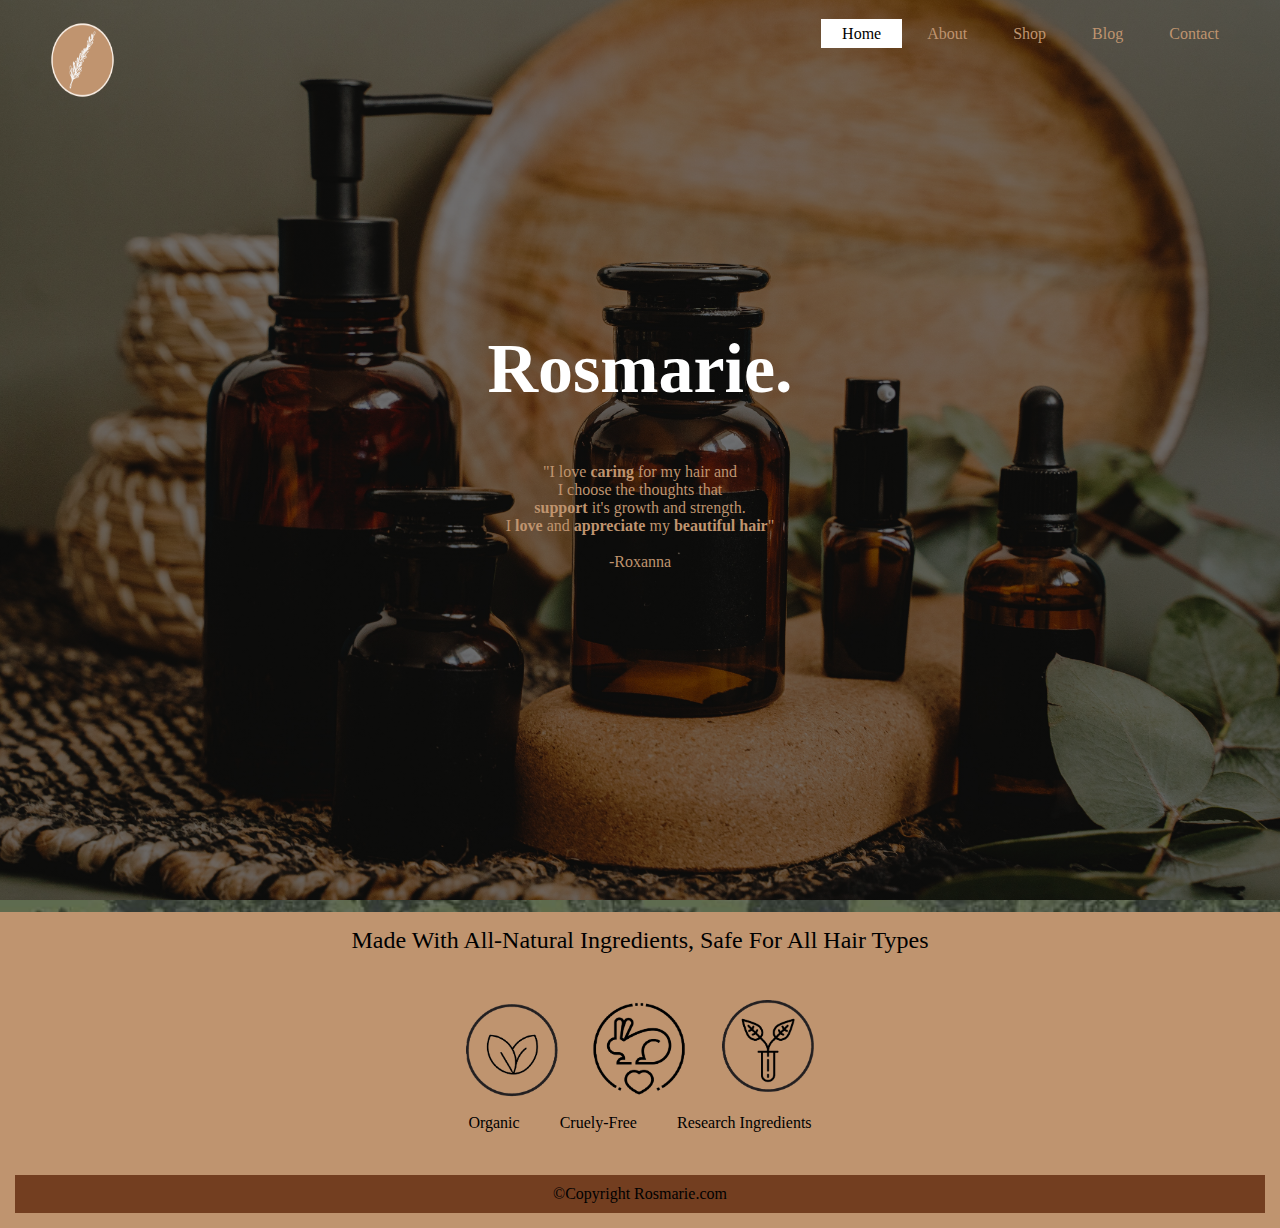
<file: index.html>
<!doctype html>
<html>
<head>
	<title>Rosmarie Hair Oil</title>
<meta charset="utf-8">
	
<link href="main.css" rel="stylesheet" type="text/css">
	
	<body>
		<div class="container">
		<header>
			<div class="main">
				<div class="logo">
				<img src="images/logo.png" alt="logo">
				</div>
			<ul>
				<li class="active"><a href="index.html">Home</a></li>
				<li><a href="about.html">About</a></li>
				<li><a href="shop.html">Shop</a></li>
				<li><a href="blog.html">Blog</a></li>
				<li><a href="contact.html">Contact</a></li>
				</ul>
	    </div>
			
	
			
			</header>
		<div class="title">
			<h1>Rosmarie.</h1><br><br><br>
			<p style="color:#bf946f;text-align:center">"I love <b>caring</b> for my hair and<br>I choose the thoughts that<br><b>support</b> it's growth and strength.<br>I <b>love</b> and <b>appreciate</b> my <b>beautiful hair</b>"<br><br>-Roxanna</p>
			</div></div>
			</body>
		
		
		<!--spacing before icons container-->
	<div style="background-color:#bf946f;text-align: center; padding:15px;margin-top:12px;"</div>

	
	<div class="padding" id="space">
	<h2 class="center"; text-align="center">Made With All-Natural Ingredients, Safe For All Hair Types</h2>
	</div>
			<br><br>
		<section>
		<div class="container">
			<img src="images/Icons.png" alt="theme-icons">
			<p>Organic&emsp;&emsp;&ensp;Cruely-Free&emsp;&emsp;&ensp;Research Ingredients</p>
			</div></section>
	
	<br><br>
	<footer>
	<div style="background-color:#733E20; text-align:center;padding:10px;margin-top:7px;">&copy;Copyright Rosmarie.com</div>
	</footer>
			
	</head>
</html>
</file>
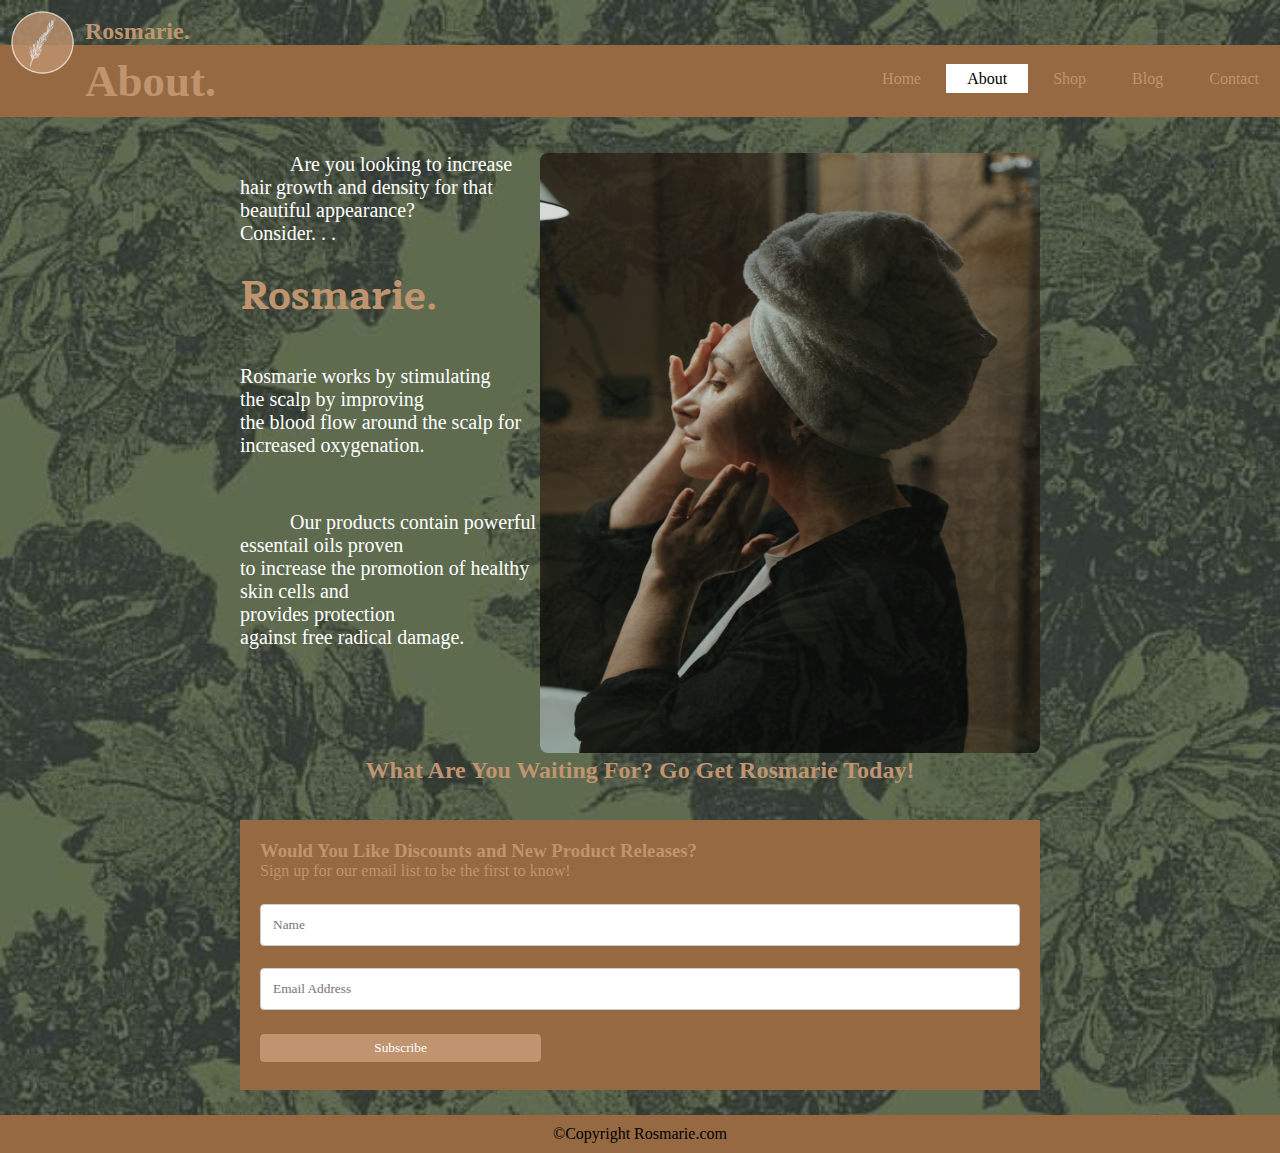
<file: about.html>
<!doctype html>
<html>
<head>
<meta charset="utf-8">
<title>About Page.</title>
	<link href="about.css" rel="stylesheet" type="text/css">
	<link rel="preconnect" href="https://fonts.googleapis.com">
<link rel="preconnect" href="https://fonts.gstatic.com" crossorigin>
<link href="https://fonts.googleapis.com/css2?family=Maitree&display=swap" rel="stylesheet">
	
	<style>
@import url('https://fonts.googleapis.com/css2?family=Maitree&display=swap');
</style>

	</head>


<body>
	<div class="logo">
				<img src="images/logo.png" alt="rosmarie-logo"><br>
		        <h2 style="color:#bf946f;">Rosmarie.</h2>
				</div>	
	
			    <ul>
				<li><a href="index.html">Home</a></li>
				<li class="active"><a href="about.html">About</a></li>
				<li><a href="shop.html">Shop</a></li>
				<li><a href="blog.html">Blog</a></li>
				<li><a href="contact.html">Contact</a></li>
				</ul>
	
	<div class="header">
	<h2 style="color:#bf946f;">About.</h2></div>
	<br><br>
	
	<body>
		
	<!---first section--->
	<div class="container">
		<div class="image">
		<img src="images/aboutpicture.jpg" alt="Hair-Wrap">
		</div>
	<div class="a">
		<p>Are you looking to increase hair growth and density for that beautiful appearance?<br> Consider. . .</p></div><br>
		
		
	
		<h1>Rosmarie.</h1>
		<br><br>
		
		<div class="b">
		<p>Rosmarie works by stimulating<br> the scalp by improving<br>the blood flow around the scalp for increased oxygenation.</p></div><br><br><br>
		
		
		<div class="c">
		<p>Our products contain powerful essentail oils proven<br> to increase the promotion of healthy skin cells and<br>provides protection<br> against free radical damage.</p></div></div><br><br><br>
		
	
		
		<br><br><br>
		
		<div class="e">
			<h2>What Are You Waiting For? Go Get <b>Rosmarie</b> Today!</h2></div>
		<br><br>
		
		
		
	</body>
	
	<article>
		<form action="/action_page.php">
		<div class="div-container" style="background-color:#966942; width:800px; margin:0 auto;">
		<h3 style="color:#bf946f;">Would You Like Discounts and New Product Releases?</h3>
		<p style="color:#bf946f;">Sign up for our email list to be the first to know!</p><br>
		<input type="text" placeholder="Name" name="name" required>
		<input type="text" placeholder="Email Address" name="mail" required><br>
		<input type="submit" value="Subscribe">
			</div></form>
		</article>
	
	<br>

	<div class="footer">
			<div style="background-color:#966942; text-align:center;padding:10px;margin-top:7px;">&copy;Copyright Rosmarie.com</div>
			</div>

</body>	
</html>
</file>
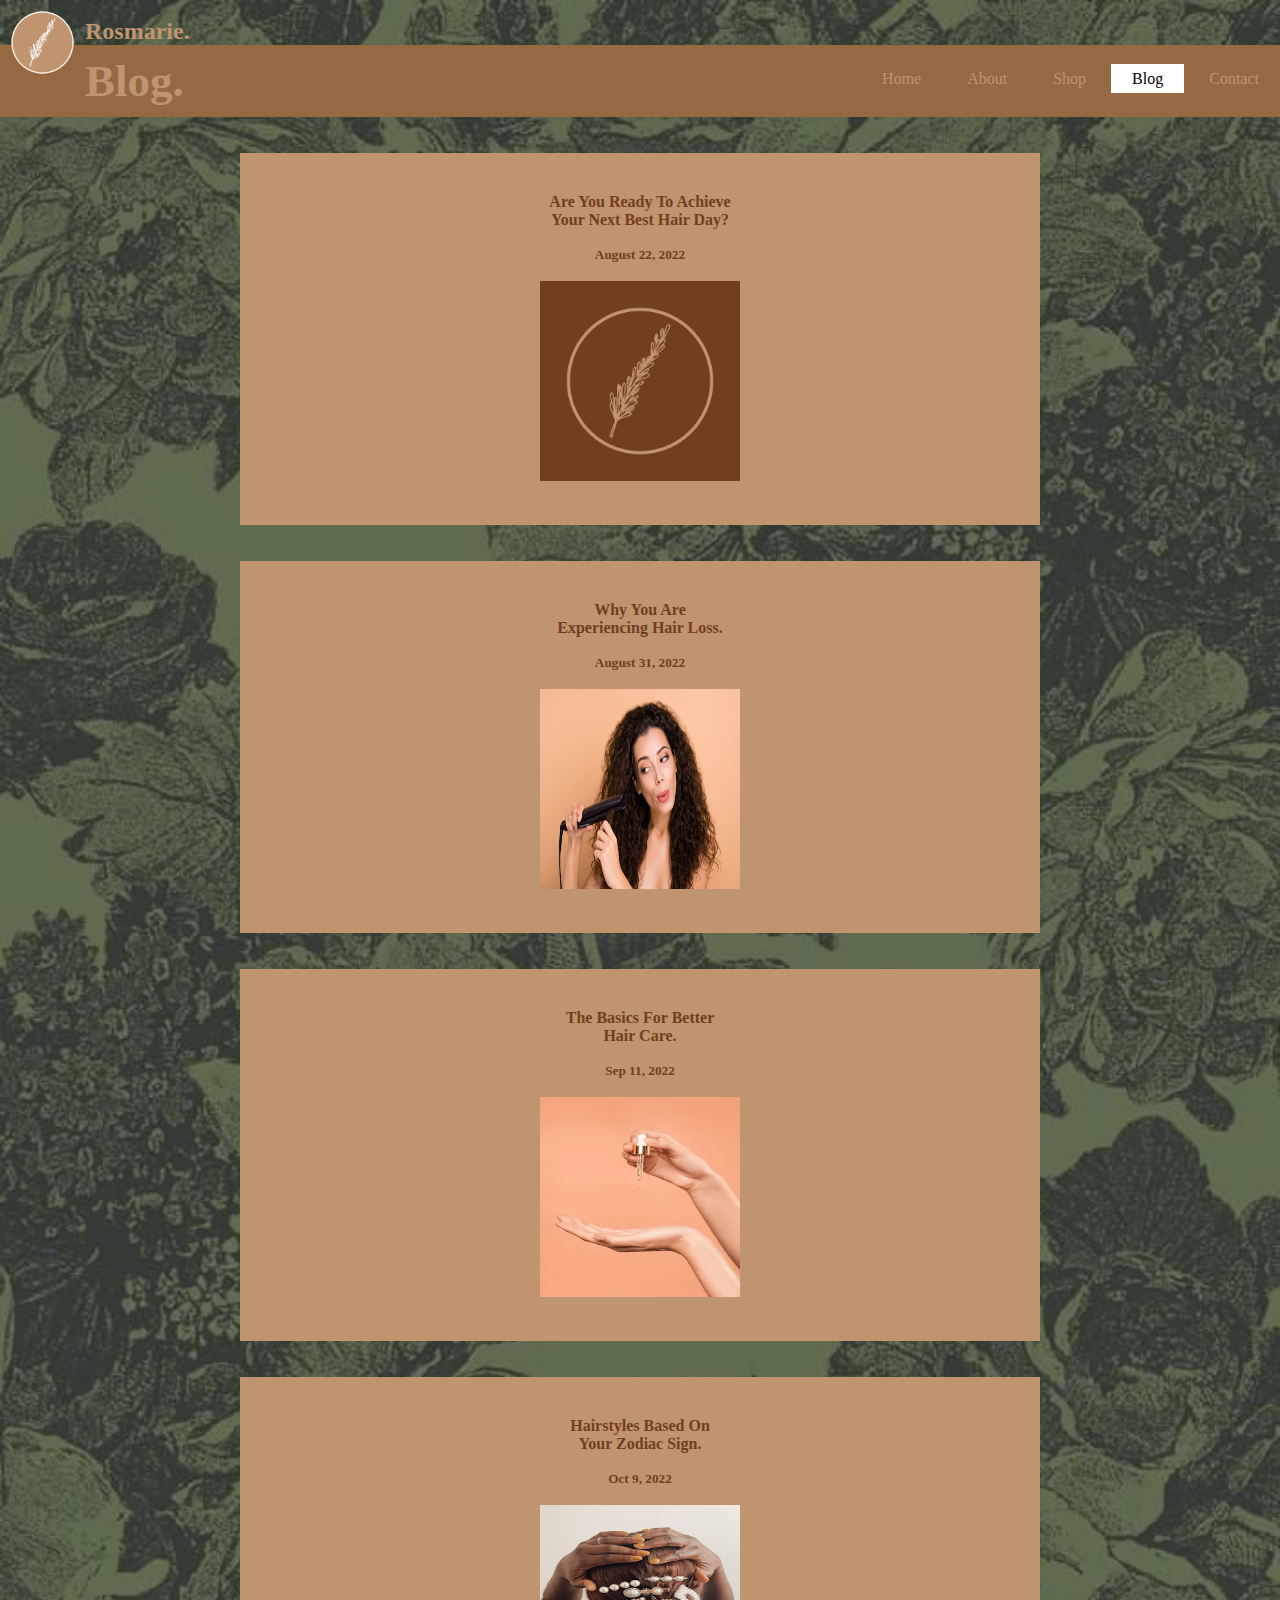
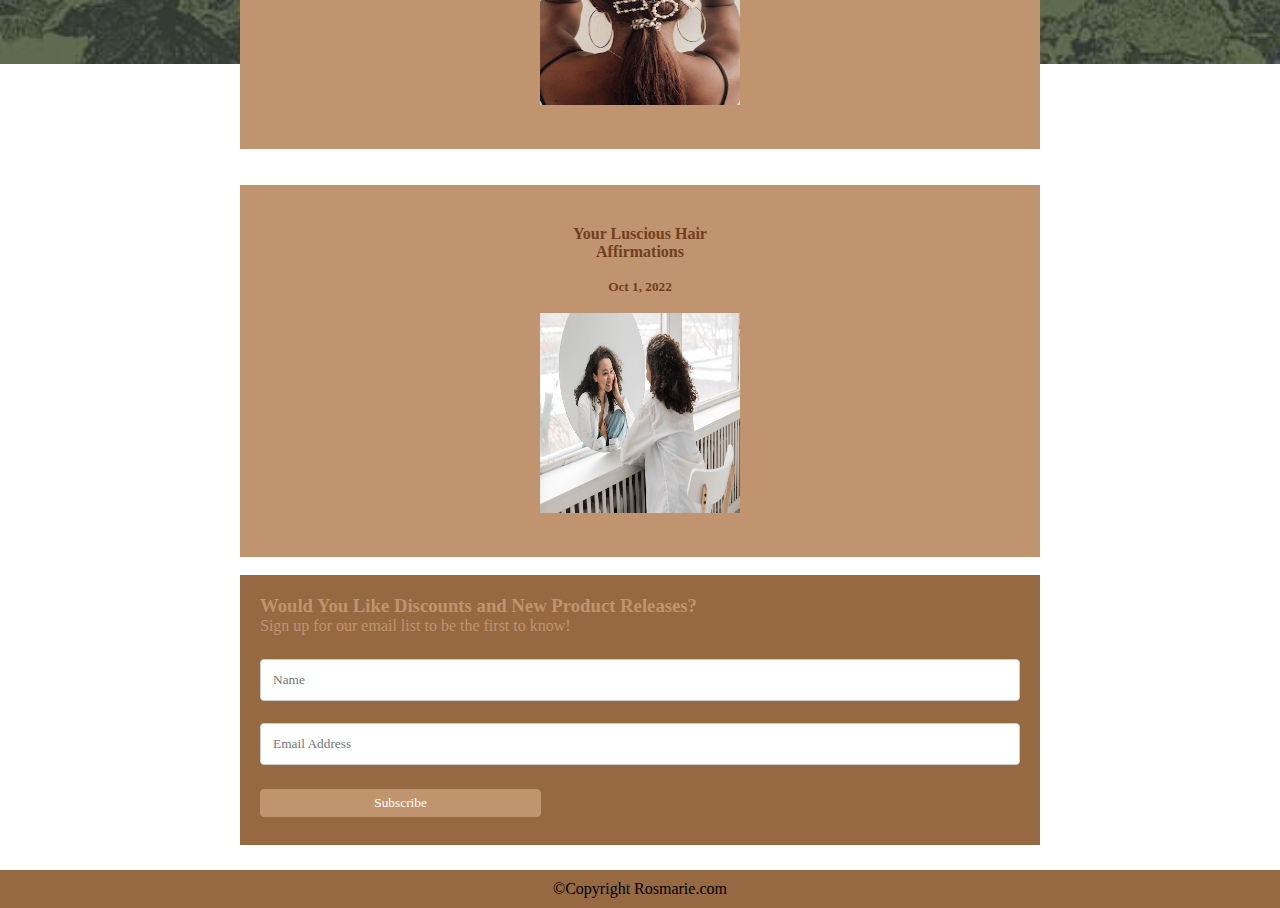
<file: blog.html>
<!doctype html>
<html>
<head>
<meta charset="utf-8">
<title>Blog Page.</title>
	<link href="blog.css" rel="stylesheet" type="text/css">
</head>

<body>
	<div class="logo">
				<img src="images/logo.png" alt="rosmarie-logo"><br>
		        <h2 style="color:#bf946f;">Rosmarie.</h2>
				</div>
	
	<ul>
				<li><a href="index.html">Home</a></li>
				<li><a href="about.html">About</a></li>
				<li><a href="shop.html">Shop</a></li>
				<li class="active"><a href="blog.html">Blog</a></li>
				<li><a href="contact.html">Contact</a></li>
				</ul>
	
	<div class="header">
	<h2 style="color:#bf946f;">Blog.</h2></div>
	<br><br>
	
	
	
	<body>	
		
    <div class="container" style="width:800px; margin:0 auto;">
	<div class="container">
		<div class="item1">
		<h4 style="color:#733e20;">Are You Ready To Achieve<br> Your Next Best Hair Day? </h4><br>
		<h5 style="color:#733e20;">August 22, 2022</h5><br>
		<div class="image">
			<a href="https://withloveremi.blogspot.com/2022/08/advice-to-achieve-your-best-hair-day.html">
			<img src="images/r-1 (1).jpg" alt="rosmarie-logo" style="width:200px;height:200px;"></a>
			</div>
		</div>
		</div>
	</div>
		
		<br><br>
	
    <div class="container" style="width:800px; margin:0 auto;">
	<div class="container">
		<div class="item2">
		<h4 style="color:#733e20;">Why You Are <br> Experiencing Hair Loss.</h4><br>
		<h5 style="color:#733e20;">August 31, 2022</h5><br>
		<div class="image">
			<a href="https://withloveremi.blogspot.com/2022/08/potential-reasons-for-your-hair-loss.html">
			<img src="images/hottools.jpg" alt="girl-with-hottools" style="width:200px;height:200px;"></a>
			</div>
		</div>
		</div></div>
		
		<br><br>

    <div class="container" style="width:800px; margin:0 auto;">
	<div class="container">
		<div class="item3">
		<h4 style="color:#733e20;">The Basics For Better <br> Hair Care.</h4><br>
		<h5 style="color:#733e20;">Sep 11, 2022</h5><br>
		<div class="image">
			<a href="https://withloveremi.blogspot.com/2022/09/what-you-could-do-now.html">
			<img src="images/oils.jpg" alt="girl-with-oil" style="width:200px;height:200px;"></a>
			</div>
		</div>
		</div></div>
		
		<br><br>
	
<div class="container" style="width:800px; margin:0 auto;">	
<div class="container">
		<div class="item4">
		<h4 style="color:#733e20;">Hairstyles Based On<br>Your Zodiac Sign.</h4><br>
		<h5 style="color:#733e20;">Oct 9, 2022</h5><br>
		<div class="image">
			<a href="https://withloveremi.blogspot.com/2022/10/hair-styles-based-on-your-zodiac-sign.html">
			<img src="images/CapricornHairStyle.jpg" alt="girl-with-accessories" style="width:200px;height:200px;"></a>
			</div>
		</div>
	</div></div>
		
		<br><br>
	
	<div class="container" style="width:800px; margin:0 auto;">
	<div class="container">
		<div class="item5">
		<h4 style="color:#733e20;">Your Luscious Hair<br>Affirmations</h4><br>
		<h5 style="color:#733e20;">Oct 1, 2022</h5><br>
		<div class="image">
			<a href="https://withloveremi.blogspot.com/2022/10/your-luscious-hair-affirmations.html">
			<img src="images/girl-in-mirror.jpg" alt="girl-looking-in-mirror" style="width:200px;height:200px;"></a>
			</div>
		</div>
		</div></div> 
		
	</body>
	
	
	<br>
	
	<article>
		<form action="/action_page.php">
		<div class="div-container" style="background-color:#966942; width:800px; margin:0 auto;">
		<h3 style="color:#bf946f;">Would You Like Discounts and New Product Releases?</h3>
		<p style="color:#bf946f;">Sign up for our email list to be the first to know!</p><br>
		<input type="text" placeholder="Name" name="name" required>
		<input type="text" placeholder="Email Address" name="mail" required><br>
		<input type="submit" value="Subscribe">
			</div></form>
		</article>
		
	
	<br>

	<div class="footer">
			<div style="background-color:#966942; text-align:center;padding:10px;margin-top:7px;">&copy;Copyright Rosmarie.com</div>
			</div>
</body>
</html>
</file>
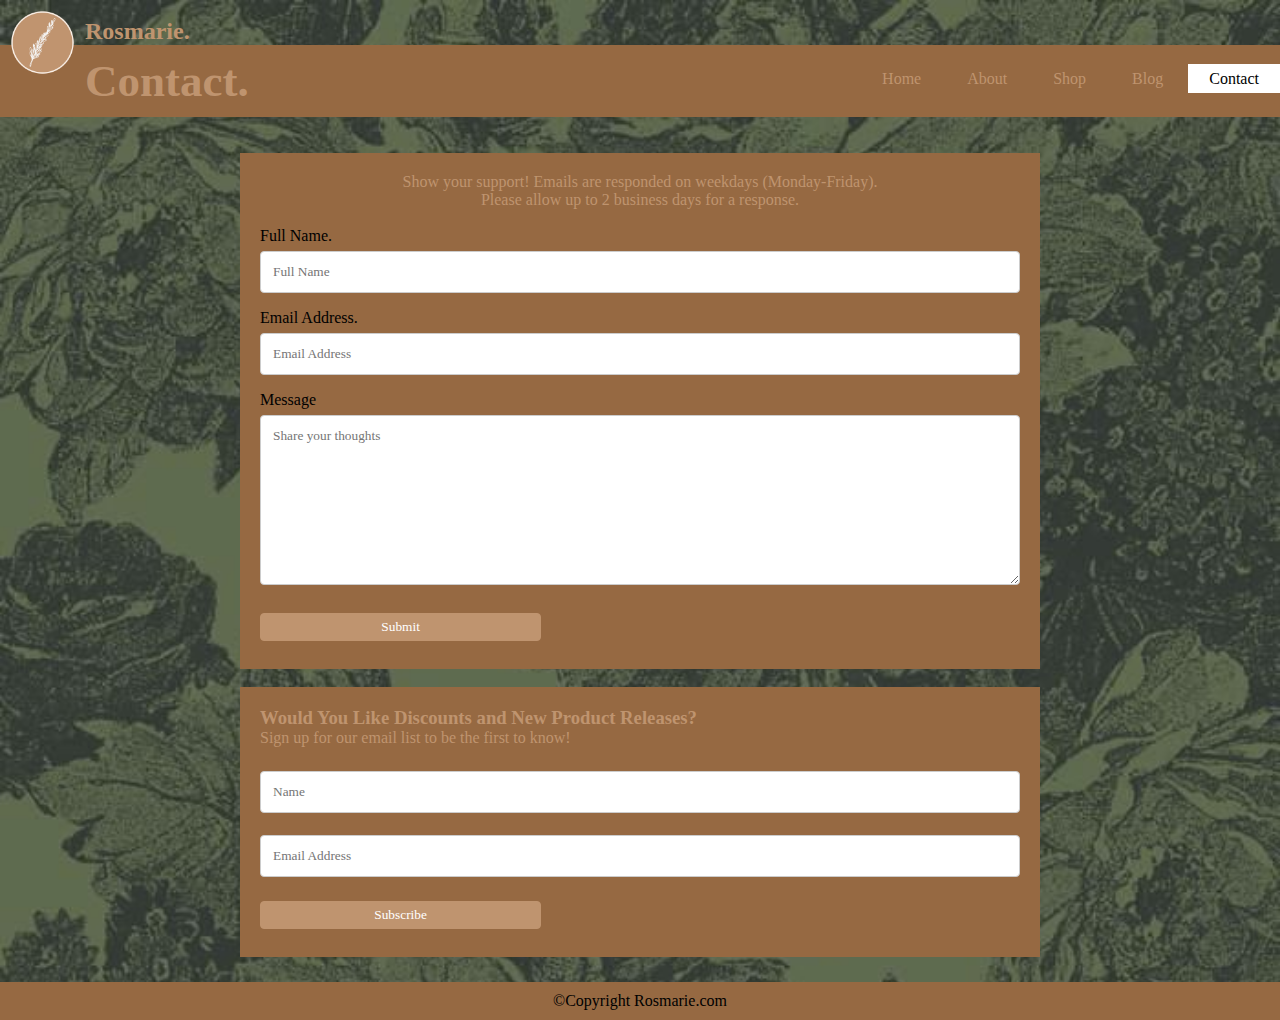
<file: contact.html>
<!doctype html>
<html>
<head>
<meta charset="utf-8">
<title>Contact</title>
	<link href="contact.css" rel="stylesheet" type="text/css">
</head>

<body>
	<div class="logo">
				<img src="images/logo.png" alt="rosmarie-logo"><br>
		        <h2 style="color:#bf946f;">Rosmarie.</h2>
				</div>
	
	<ul>
				<li><a href="index.html">Home</a></li>
				<li><a href="about.html">About</a></li>
				<li><a href="shop.html">Shop</a></li>
				<li><a href="blog.html">Blog</a></li>
				<li class="active"><a href="contact.html">Contact</a></li>
				</ul>
	
	<div class="header">
	<h2 style="color:#bf946f;">Contact.</h2></div>
	
	<br><br>
	
 <body>
	<div id="container" style="width:800px; margin:0 auto;">
		<div style="text-align:center">
		
		<p style="color: #bf946f;">Show your support! Emails are responded on weekdays (Monday-Friday).<br>Please allow up to 2 business days for a response.</p>
		</div>
		<div class="row">
		<div class="column">
			</div> <br>
			<div class="column">
			<form action="/action_page.php">
				<label for="fname">Full Name.</label>
				<input type="text" id="fname" name="fname" placeholder="Full Name">
				<label for="email">Email Address.</label>
				<input type="text" id="email" name="email" placeholder="Email Address">
				<label for="subject">Message</label>
				<textarea id="message" name="message" placeholder="Share your thoughts" style="height:170px"></textarea>
				<input type="submit" value="Submit">
				</form></div>
			
		</div>
	 </div></body>
		
	
	<br>
	<article>
		<form action="/action_page.php">
		<div class="div-container" style="background-color:#966942; width:800px; margin:0 auto;">
		<h3 style="color:#bf946f;">Would You Like Discounts and New Product Releases?</h3>
		<p style="color:#bf946f;">Sign up for our email list to be the first to know!</p><br>
		<input type="text" placeholder="Name" name="name" required>
		<input type="text" placeholder="Email Address" name="mail" required><br>
		<input type="submit" value="Subscribe">
			</div></form>
		</article>
	
	<br>
	<div class="footer">
			<div style="background-color:#966942; text-align:center;padding:10px;margin-top:7px;">&copy;Copyright Rosmarie.com</div>
			</div>
		
</body>
</html>
</file>
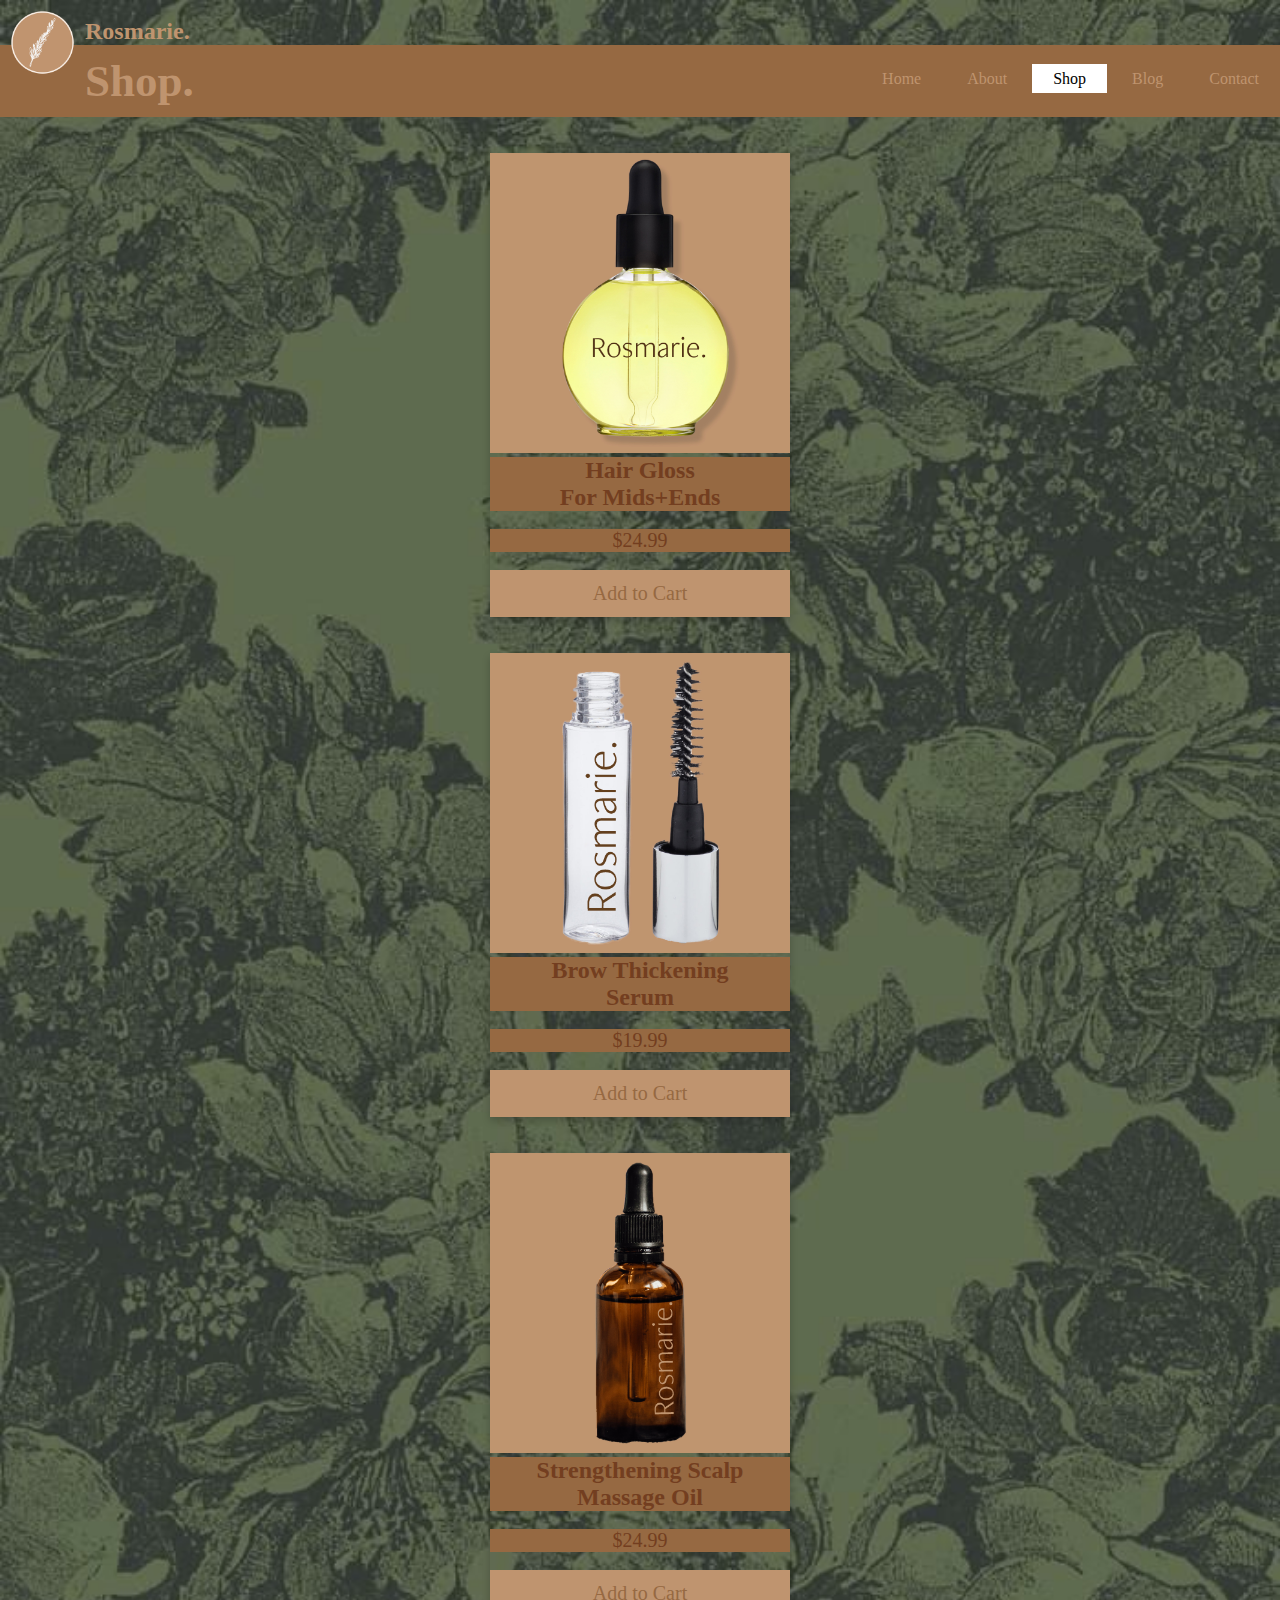
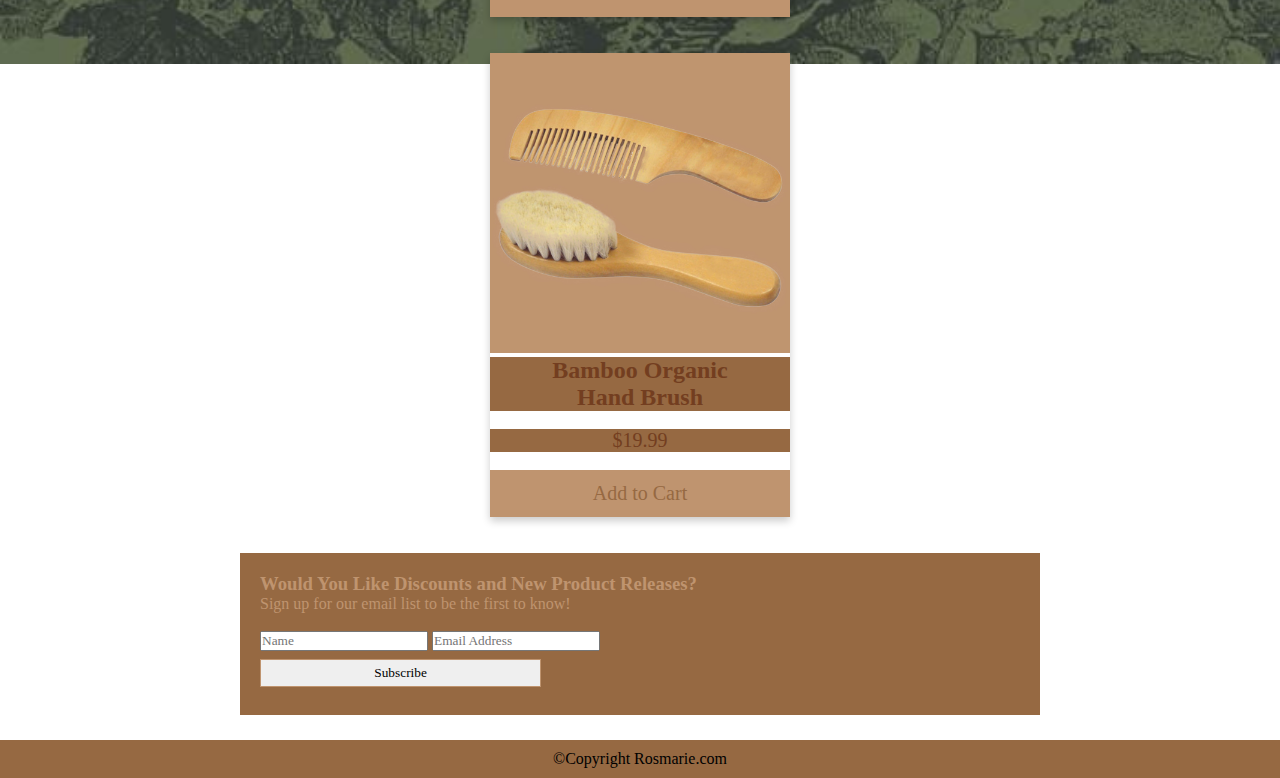
<file: shop.html>
<!doctype html>
<html>
<head>
<meta charset="utf-8">
<title>Shop Page.</title>
	<link href="shop.css" rel="stylesheet" type="text/css">
	
</head>

<body>
	
	<div class="logo">
				<img src="images/logo.png" alt="rosmarie-logo"><br>
		        <h2 style="color:#bf946f;">Rosmarie.</h2>
				</div>
	
	<ul>
				<li><a href="index.html">Home</a></li>
				<li><a href="about.html">About</a></li>
				<li class="active"><a href="shop.html">Shop</a></li>
				<li><a href="blog.html">Blog</a></li>
				<li><a href="contact.html">Contact</a></li>
				</ul>
	
	<div class="header">
	<h2 style="color:#bf946f;">Shop.</h2></div>
	
	<br><br>
	  
	<body>
		    <div class="container" style="width:800px; margin:0 auto;">
				<div class="row"></div>
				<div class="card">
			<img src="images/hairgloss.jpg" alt="Hair-Gloss" style="width:300px;">
			<h2 style="background-color: #966942; color:#733e20;">Hair Gloss<br> For Mids+Ends</h2><br>
				<p class="price">$24.99</p><br>
				<p><button>Add to Cart</button></p>
				</div></div>
	<br><br>
			
			<div class="container" style="width:800px; margin:0 auto;">
				<div class="column"></div>
				<div class="card">
			<img src="images/eyebrowoil.jpg" alt="Brow-Serum" style="width:300px;">
			<h2 style="background-color: #966942; color:#733e20;">Brow Thickening<br> Serum</h2><br>
				<p class="price">$19.99</p><br>
				<p><button>Add to Cart</button></p>
				</div></div>
		
	<br><br>
				
			<div class="container" style="width:800px; margin:0 auto;">
				<div class="row"></div>
						
				<div class="card">
			<img src="images/hairoil.jpg" alt="Scalp-Massage-Oil" style="width:300px;">
			<h2 style="background-color: #966942; color:#733e20;">Strengthening Scalp<br> Massage Oil</h2><br>
				<p class="price">$24.99</p><br>
				<p><button>Add to Cart</button></p>
				</div></div>
	<br><br>
					
			<div class="container" style="width:800px; margin:0 auto;">
				
				<div class="column"></div>			
				<div class="card">
			<img src="images/handbrush.jpg" alt="Scalp-Hand-Brush" style="width:300px;">
			<h2 style="background-color: #966942; color:#733e20;">Bamboo Organic <br> Hand Brush</h2><br>
				<p class="price">$19.99</p><br>
				<p><button>Add to Cart</button></p>
				</div></div>
		
	</body>
	
	
		<br><br>

        <section>
		<form action="/action_page.php">
		<div class="div-container" style="background-color:#966942; width:800px; margin:0 auto;">
		<h3 style="color:#bf946f;">Would You Like Discounts and New Product Releases?</h3>
		<p style="color:#bf946f;">Sign up for our email list to be the first to know!</p><br>
		<input type="text" placeholder="Name" name="name" required>
		<input type="text" placeholder="Email Address" name="mail" required><br>
		<input type="submit" value="Subscribe">
			</div></form>
		</section>
	
	<br>
	
	<div class="footer">
			<div style="background-color:#966942; text-align:center;padding:10px;margin-top:7px;">&copy;Copyright Rosmarie.com</div>
			</div>	
						
					
				</body>
				</html>
</file>
<file: main.css>
@charset "utf-8";
/* CSS Document */
*{
	margin:0;
	padding:0;
	font-family: Century Gothic;
}
header{
	background-image: linear-gradient(rgba(0,0,0,0.5),rgba(0,0,0,0.5)),url("images/mainproduct.jpg");
	height:100vh;
	background-size:cover;
	background-position:center;
}

ul{
	float:right;
	list-style-type:none;
	margin-top:25px;
}
ul li{
	display:inline-block;
}
ul li a{
	text-decoration:none;
	color:#BF946F;
	padding:5px 20px;
	border:1px solid transparent;
	transition:0.6s ease;
}
ul li a:hover{
	background-color:#fff;
	color:#000;
}
ul li.active a{
	background-color:#fff;
	color:#000;
}
.logo img{
	float:left;
	width:85px;
	height:auto;
	
}
.main{
	max-width:1200px;
	margin:auto;
}
.title{
	position:absolute;
	top:50%;
	left:50%;
	transform: translate(-50%,-50%)
}
.title h1{
	color:#fff;
	font-size:70px;
}



body {
background-image:url("images/greeen.jpg");
background-repeat: no-repeat;
background-attachment: fixed;
background-size:cover;
}

*{box-sizing:border-box;}
body{background-image:url("images/greeen.jpg");
	background-repeat:no-repeat;
	background-size:cover;
}

.flex-container {
	display:flex;
	background-color:#BF946F;
}
.flex-container>div {
	background-color:#f1f1f1;
	margin:10px;
	padding:20px;
	font-size:30px;
}

h2 {
	font-family: "century gothic";font-weight:100;
}
.section{
	width:200px;
	height:200px;
}
.container img{
	height:100px;
	margin:10px auto 10px auto;
	display:center;

}
</file>
<file: about.css>
@charset "utf-8";
/* CSS Document */

*{box-sizing:border-box;
}

body {
background-image:url("images/greeen.jpg");
background-repeat: no-repeat;
background-attachment: fixed;
background-size:cover;
}

/* Rosmarie logo top left corner*/
.logo img{
	float:left;
	width:85px;
	height:auto;
}

/*Navigation bar top right corner*/
*{
	margin:0;
	padding:0;
	font-family:"Century Gothic";
}
ul{
	float:right;
	list-style-type:none;
	margin-top:25px;
}
ul li{
	display:inline-block;
}
ul li a{
	text-decoration:none;
	color:#BF946F;
	padding:5px 20px;
	border:1px solid transparent;
	transition:0.6s ease;
}
ul li a:hover{
	background-color:#fff;
	color:#000;
}
ul li.active a{
	background-color:#fff;
	color:#000;
}


.main{
	max-width:1200px;
	margin:auto;
}
.title{
	position:absolute;
	top:50%;
	left:50%;
	transform: translate(-50%,-50%)
}
.title h1{
	color:#fff;
	font-size:70px;
}


/*Description of page, Header/ Contact Page*/
.header {
	padding:10px;
	font-size:30px;
	text-align:left;
	background:#966942;
}

.body {
	background-color:#966942;
	width:800px;
	margin:0 auto;	
	display:grid;
	
}

/*first container layout*/

.container {
	width:800px;
	margin:0 auto;
}
div.a {
	color:#fff;
	font-size:20px;
	text-indent:50px;
}
div.b {
	color:#fff;
	font-size:20px;
}
div.c {
	color:#fff;
	font-size:20px;
	text-indent:50px;
}
div.e {
	text-align:center;
	color:#bf946f;
}

h1 {
	color:#bf946f;
	font-size:40px;
	font-family: 'Maitree', serif;
}

img {
	opacity:0.8;
	border-radius:8px;
	float:right;
	width:500px;
	height:600px;
}
.aside {
	float:right;
}







* {box-sizing: border-box;}

input[type=text], select, textarea {
  width: 100%;
  padding: 12px;
  border: 1px solid #ccc;
  border-radius: 4px;
  box-sizing: border-box;
  margin-top: 6px;
  margin-bottom: 16px;
  resize: vertical;
}

input[type=submit] {
  background-color: #BF946F;
  color: white;
  padding: 12px 20px;
  border: none;
  border-radius: 4px;
  cursor: pointer;
}

input[type=submit]:hover {
  background-color: #966942;
}

/* newsletter container*/
form {
	font-family:"Century Gothic";
}

.article{
	float:center;
	padding:20px;
	width:30%;
	height:300px;
	opacity:1;
	margin:0 auto 0 auto;
	position: fixed;
}

.div-container{
	padding:20px;
	background-color:#bf946f;
}
input [type=text], input[type=submit]{
	width:37%;
	padding:5px;
	margin:8px 0;
	display:inline-block;
	border:1px solid #bf946f;
	box-sizing:border-box;
}

input [type=checkbox] {
	margin-top: 12px;
}

input [type=submit] {
	background-color:#733e20;
	color:#bf946f;
	border:none;
}
input [type=submit] hover {
	opacity:0.5;
}

/*Responsive layout- screen less than 800px wide, will make columns stack on top of each other*/
@media screen and (max-width:800px) {	
}
</file>
<file: blog.css>
@charset "utf-8";
/* CSS Document */

*{box-sizing:border-box;
}

body {
background-image:url("images/greeen.jpg");
background-repeat: no-repeat;
background-attachment: fixed;
background-size:cover;
}

/* Rosmarie logo top left corner*/
.logo img{
	float:left;
	width:85px;
	height:auto;
}

/*Navigation bar top right corner*/
*{
	margin:0;
	padding:0;
	font-family:"Century Gothic";
}
ul{
	float:right;
	list-style-type:none;
	margin-top:25px;
}
ul li{
	display:inline-block;
}
ul li a{
	text-decoration:none;
	color:#BF946F;
	padding:5px 20px;
	border:1px solid transparent;
	transition:0.6s ease;
}
ul li a:hover{
	background-color:#fff;
	color:#000;
}
ul li.active a{
	background-color:#fff;
	color:#000;
}


.main{
	max-width:1200px;
	margin:auto;
}
.title{
	position:absolute;
	top:50%;
	left:50%;
	transform: translate(-50%,-50%)
}
.title h1{
	color:#fff;
	font-size:70px;
}


/*Description of page, Header*/
.header {
	padding:10px;
	font-size:30px;
	text-align:left;
	background:#966942;
}


/* contact container*/
.contact-form {
	width:600px;
	margin:auto;
	float:center;
	background-color:#bf946f;
}

* {box-sizing: border-box;}

input[type=text], select, textarea {
  width: 100%;
  padding: 12px;
  border: 1px solid #ccc;
  border-radius: 4px;
  box-sizing: border-box;
  margin-top: 6px;
  margin-bottom: 16px;
  resize: vertical;
}

input[type=submit] {
  background-color: #BF946F;
  color: white;
  padding: 12px 20px;
  border: none;
  border-radius: 4px;
  cursor: pointer;
}

input[type=submit]:hover {
  background-color: #966942;
}


/*Please let this be a dang container*/
.item1 {grid-area: 1/1/2/2;}
.item2 {grid-area: 1/2/2/3;}
.item3 {grid-area: 1/3/2/4;}
.item4 {grid-area: 2/1/3/2;}
.item5 {grid-area: 2/2/3/3;}

.item {
	display:grid;
	grid-auto-rows: 150px;
	grid-gap: 10px;
	background-color:#966942;
	padding:10px;
		}

.container > div {
	background-color: #bf946f;
	text-align: center;
	padding: 20px 0;

}


input[type=submit] {
  background-color: #BF946F;
  color: white;
  padding: 12px 20px;
  border: none;
  cursor: pointer;
}
input[type=submit]:hover {
  background-color: #733E20;
}


/* newsletter container*/
form {
	font-family:"Century Gothic";
}

.article{
	float:center;
	padding:20px;
	width:30%;
	height:300px;
	opacity:1;
	margin:0 auto 0 auto;
	position: fixed;
}

.div-container{
	padding:20px;
	background-color:#bf946f;
}
input [type=text], input[type=submit]{
	width:37%;
	padding:5px;
	margin:8px 0;
	display:inline-block;
	border:1px solid #bf946f;
	box-sizing:border-box;
}

input [type=checkbox] {
	margin-top: 12px;
}

input [type=submit] {
	background-color:#733e20;
	color:#bf946f;
	border:none;
}
input [type=submit] hover {
	opacity:0.5;
}

/*Responsive layout- screen less than 800px wide, will make columns stack on top of each other*/
@media screen and (max-width:800px) {	
}
</file>
<file: contact.css>
@charset "utf-8";
/* CSS Document */

*{box-sizing:border-box;
}

body {
background-image:url("images/greeen.jpg");
background-repeat: no-repeat;
background-attachment: fixed;
background-size:cover;
}

/* Rosmarie logo top left corner*/
.logo img{
	float:left;
	width:85px;
	height:auto;
}

/*Navigation bar top right corner*/
*{
	margin:0;
	padding:0;
	font-family:"Century Gothic";
}
ul{
	float:right;
	list-style-type:none;
	margin-top:25px;
}
ul li{
	display:inline-block;
}
ul li a{
	text-decoration:none;
	color:#BF946F;
	padding:5px 20px;
	border:1px solid transparent;
	transition:0.6s ease;
}
ul li a:hover{
	background-color:#fff;
	color:#000;
}
ul li.active a{
	background-color:#fff;
	color:#000;
}


.main{
	max-width:1200px;
	margin:auto;
}
.title{
	position:absolute;
	top:50%;
	left:50%;
	transform: translate(-50%,-50%)
}
.title h1{
	color:#fff;
	font-size:70px;
}


/*Description of page, Header/ Contact Page*/
.header {
	padding:10px;
	font-size:30px;
	text-align:left;
	background:#966942;
}


/* PLEASE BE A CONTAINER*/
.contact-form {
	width:600px;
	margin:auto;
	float:center;
	background-color:#bf946f;
}

* {box-sizing: border-box;}

input[type=text], select, textarea {
  width: 100%;
  padding: 12px;
  border: 1px solid #ccc;
  border-radius: 4px;
  box-sizing: border-box;
  margin-top: 6px;
  margin-bottom: 16px;
  resize: vertical;
}

input[type=submit] {
  background-color: #BF946F;
  color: white;
  padding: 12px 20px;
  border: none;
  border-radius: 4px;
  cursor: pointer;
}

input[type=submit]:hover {
  background-color: #966942;
}


/*Please let this be a dang container*/

#container {
	padding:20px;
	background-color:#966942;
	width:800px;
	margin: 0 auto;
		}
input[type=submit] {
  background-color: #BF946F;
  color: white;
  padding: 12px 20px;
  border: none;
  cursor: pointer;
}
input[type=submit]:hover {
  background-color: #733E20;
}


/* newsletter container*/
form {
	font-family:"Century Gothic";
}

.article{
	float:center;
	padding:20px;
	width:30%;
	height:300px;
	opacity:1;
	margin:0 auto 0 auto;
	position: fixed;
}

.div-container{
	padding:20px;
	background-color:#bf946f;
}
input [type=text], input[type=submit]{
	width:37%;
	padding:5px;
	margin:8px 0;
	display:inline-block;
	border:1px solid #bf946f;
	box-sizing:border-box;
}

input [type=checkbox] {
	margin-top: 12px;
}

input [type=submit] {
	background-color:#733e20;
	color:#bf946f;
	border:none;
}
input [type=submit] hover {
	opacity:0.5;
}

/*Responsive layout- screen less than 800px wide, will make columns stack on top of each other*/
@media screen and (max-width:800px) {	
}
</file>
<file: shop.css>
@charset "utf-8";
/* CSS Document */

*{box-sizing:border-box;
}

body {
background-image:url("images/greeen.jpg");
background-repeat: no-repeat;
background-attachment: fixed;
background-size:cover;
}

/* Rosmarie logo top left corner*/
.logo img{
	float:left;
	width:85px;
	height:auto;
}

/*Navigation bar top right corner*/
*{
	margin:0;
	padding:0;
	font-family:"Century Gothic";
}
ul{
	float:right;
	list-style-type:none;
	margin-top:25px;
}
ul li{
	display:inline-block;
}
ul li a{
	text-decoration:none;
	color:#BF946F;
	padding:5px 20px;
	border:1px solid transparent;
	transition:0.6s ease;
}
ul li a:hover{
	background-color:#fff;
	color:#000;
}
ul li.active a{
	background-color:#fff;
	color:#000;
}


.main{
	max-width:1200px;
	margin:auto;
}
.title{
	position:absolute;
	top:50%;
	left:50%;
	transform: translate(-50%,-50%)
}
.title h1{
	color:#fff;
	font-size:70px;
}


/*Description of page, Header/ Contact Page*/
.header {
	padding:10px;
	font-size:30px;
	text-align:left;
	background:#966942;
}

/*Product Cards*/
.card {
	box-shadow: 0 4px 8px 0 rgba(0,0,0,0.2);
	max-width:300px;
	margin: auto;
	text-align: center;
	font-family: "century gothic";
}

.price {
	background-color:#966942;
	color:#733e20;
	font-size:20px;
}

.card button {
	border: none;
	outline:0;
	padding:12px;
	color:#966942;
	background-color:#bf946f;
	text-align:center;
	width:100%;
	font-size:20px;
}
.card button:hover {
	opacity: 0.7;
}

/*float four columns side by side*/
.column {
	float:left;
	width:50%;
	padding: 0 15px;
}

/*clear floats after the columns*/
.row after {
	content: "";
	display:table;
	clear:both;
}

/* newsletter container*/
form {
	font-family:"Century Gothic";
}

.section{
	float:center;
	padding:20px;
	width:30%;
	height:300px;
	opacity:1;
	margin:0 auto 0 auto;
	position: fixed;
}

.div-container{
	padding:20px;
	background-color:#bf946f;
}
input [type=text], input[type=submit]{
	width:37%;
	padding:5px;
	margin:8px 0;
	display:inline-block;
	border:1px solid #bf946f;
	box-sizing:border-box;
}

input [type=checkbox] {
	margin-top: 12px;
}

input [type=submit] {
	background-color:#733e20;
	color:#bf946f;
	border:none;
}
input [type=submit] hover {
	opacity:0.5;
}

/*Responsive layout- screen less than 800px wide, will make columns stack on top of each other*/
@media screen and (max-width:800px) {	
}
</file>
